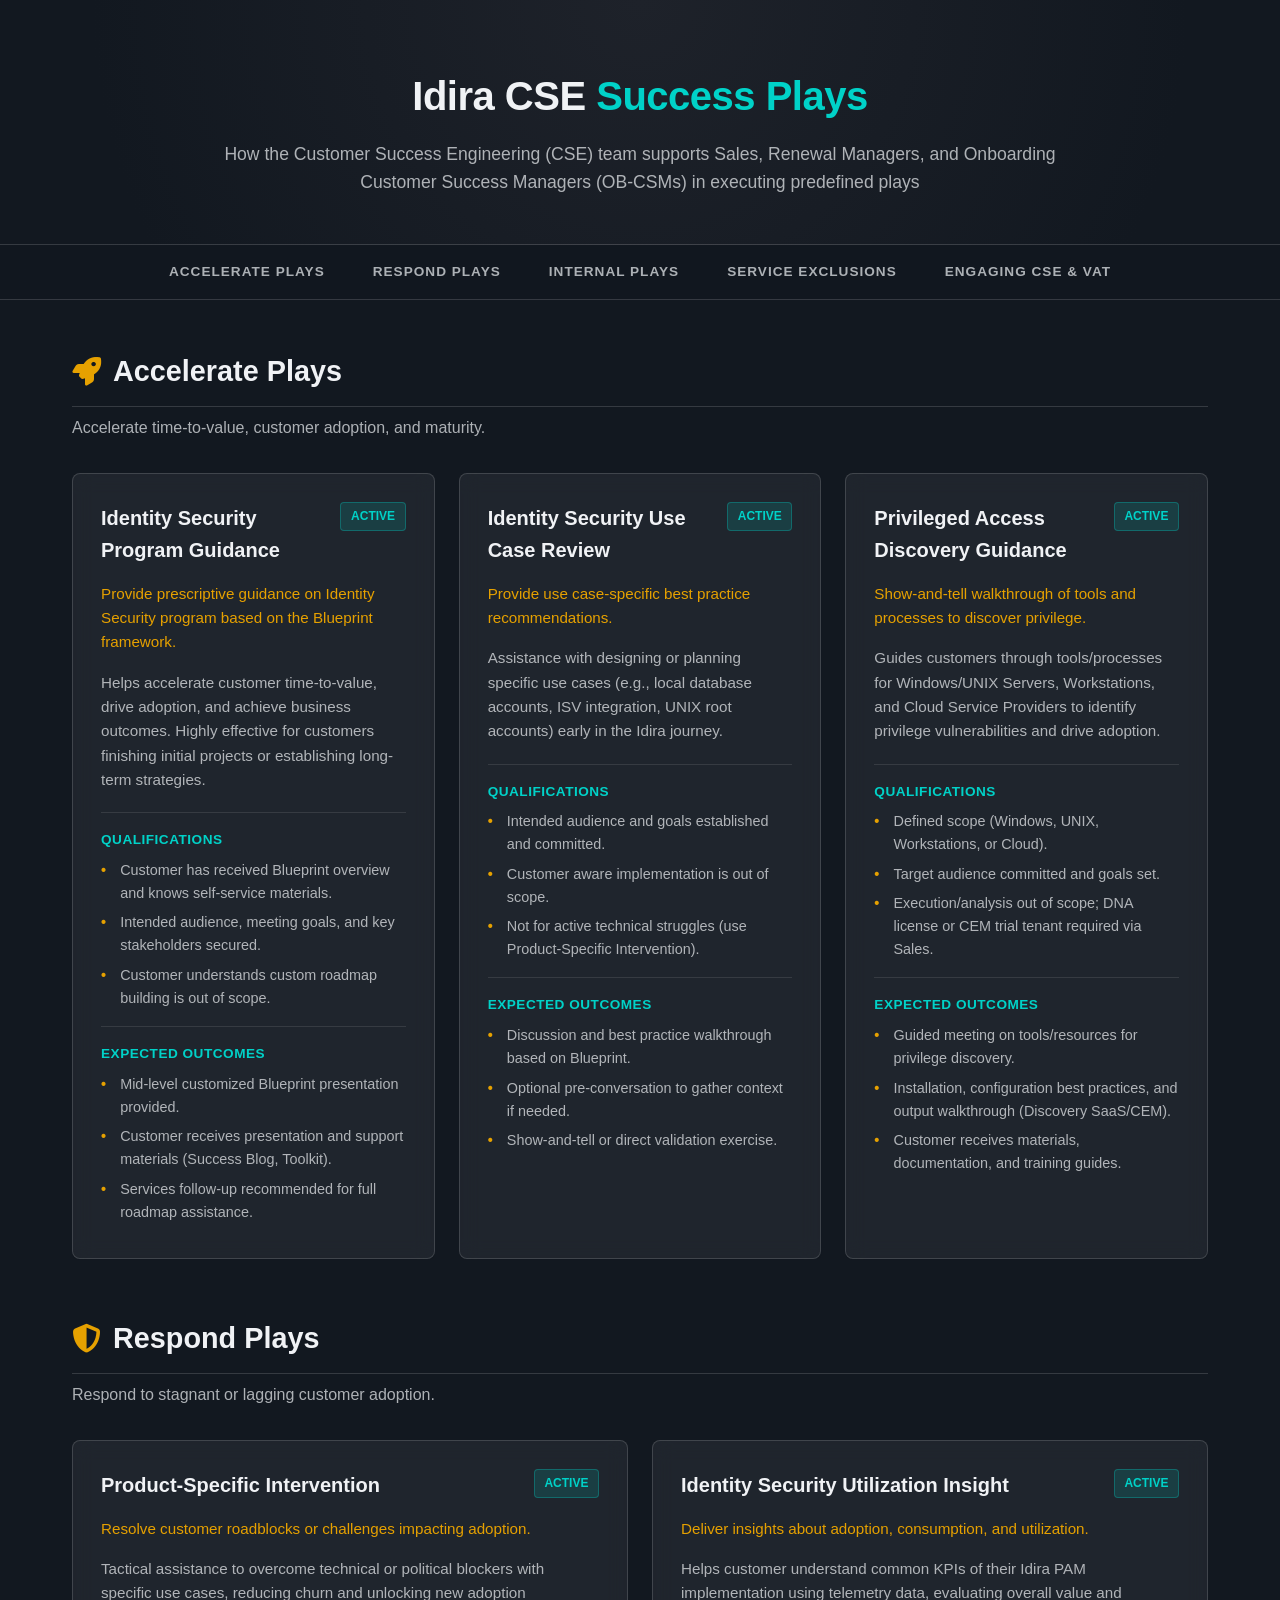
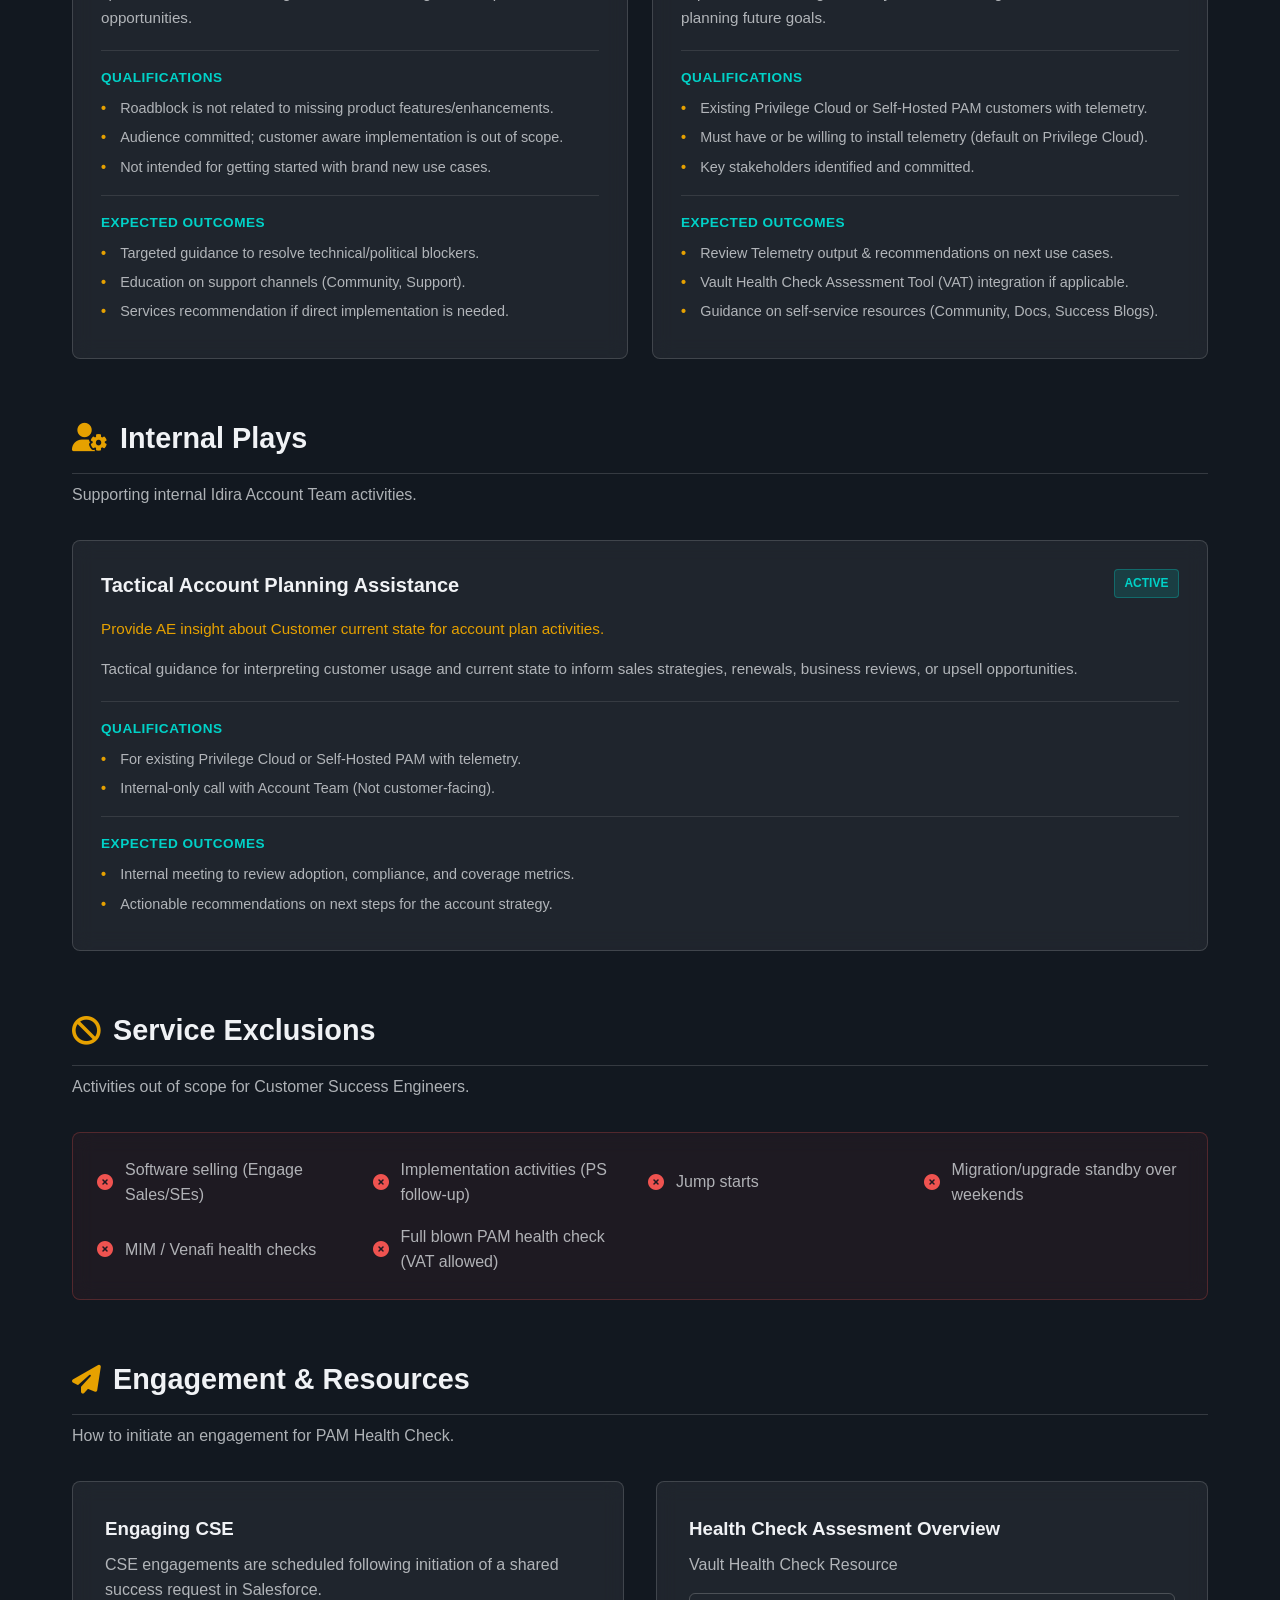
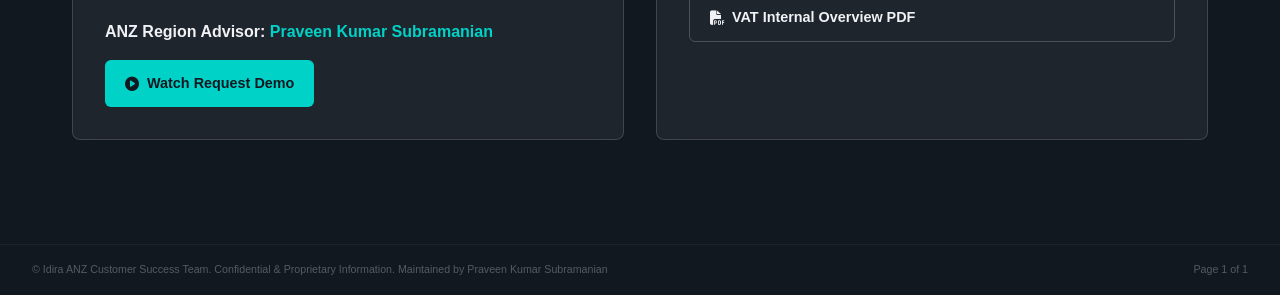
<file: index.html>
<!DOCTYPE HTML>
<html lang="en">
<head>
	<meta charset="utf-8" />
	<meta name="viewport" content="width=device-width, initial-scale=1, user-scalable=no" />
	<title>Idira CSE Success Plays</title>
	<link rel="stylesheet" href="https://cdnjs.cloudflare.com/ajax/libs/font-awesome/6.4.0/css/all.min.css" />
	<link rel="stylesheet" href="css/style.css" />
</head>
<body>

	<!-- Header -->
	<header id="header">
		<div class="header-content">
			<h1>Idira CSE <span>Success Plays</span></h1>
			<p>How the Customer Success Engineering (CSE) team supports Sales, Renewal Managers, and Onboarding Customer Success Managers (OB-CSMs) in executing predefined plays</p>
		</div>
	</header>

	<!-- Navigation -->
	<nav id="nav-wrapper">
		<ul id="nav">
			<li><a href="#accelerate" class="active">Accelerate Plays</a></li>
			<li><a href="#respond">Respond Plays</a></li>
			<li><a href="#internal">Internal Plays</a></li>
			<li><a href="#exclusions">Service Exclusions</a></li>
			<li><a href="#engagement">Engaging CSE & VAT</a></li>
		</ul>
	</nav>

	<!-- Main Content Wrapper -->
	<main class="wrapper">

		<!-- Accelerate Plays -->
		<section id="accelerate" class="play-section">
			<h2 class="section-title"><i class="fa-solid fa-rocket"></i> Accelerate Plays</h2>
			<p class="section-subtitle">Accelerate time-to-value, customer adoption, and maturity.</p>

			<div class="grid">
				<!-- Play 1 -->
				<article class="card">
					<div class="card-header">
						<h3>Identity Security Program Guidance</h3>
						<span class="badge">Active</span>
					</div>
					<div class="card-subtitle">Provide prescriptive guidance on Identity Security program based on the Blueprint framework.</div>
					<p>Helps accelerate customer time-to-value, drive adoption, and achieve business outcomes. Highly effective for customers finishing initial projects or establishing long-term strategies.</p>
					
					<div class="details-block">
						<h4>Qualifications</h4>
						<ul>
							<li>Customer has received Blueprint overview and knows self-service materials.</li>
							<li>Intended audience, meeting goals, and key stakeholders secured.</li>
							<li>Customer understands custom roadmap building is out of scope.</li>
						</ul>
					</div>
					<div class="details-block">
						<h4>Expected Outcomes</h4>
						<ul>
							<li>Mid-level customized Blueprint presentation provided.</li>
							<li>Customer receives presentation and support materials (Success Blog, Toolkit).</li>
							<li>Services follow-up recommended for full roadmap assistance.</li>
						</ul>
					</div>
				</article>

				<!-- Play 2 -->
				<article class="card">
					<div class="card-header">
						<h3>Identity Security Use Case Review</h3>
						<span class="badge">Active</span>
					</div>
					<div class="card-subtitle">Provide use case-specific best practice recommendations.</div>
					<p>Assistance with designing or planning specific use cases (e.g., local database accounts, ISV integration, UNIX root accounts) early in the Idira journey.</p>
					
					<div class="details-block">
						<h4>Qualifications</h4>
						<ul>
							<li>Intended audience and goals established and committed.</li>
							<li>Customer aware implementation is out of scope.</li>
							<li>Not for active technical struggles (use Product-Specific Intervention).</li>
						</ul>
					</div>
					<div class="details-block">
						<h4>Expected Outcomes</h4>
						<ul>
							<li>Discussion and best practice walkthrough based on Blueprint.</li>
							<li>Optional pre-conversation to gather context if needed.</li>
							<li>Show-and-tell or direct validation exercise.</li>
						</ul>
					</div>
				</article>

				<!-- Play 3 -->
				<article class="card">
					<div class="card-header">
						<h3>Privileged Access Discovery Guidance</h3>
						<span class="badge">Active</span>
					</div>
					<div class="card-subtitle">Show-and-tell walkthrough of tools and processes to discover privilege.</div>
					<p>Guides customers through tools/processes for Windows/UNIX Servers, Workstations, and Cloud Service Providers to identify privilege vulnerabilities and drive adoption.</p>
					
					<div class="details-block">
						<h4>Qualifications</h4>
						<ul>
							<li>Defined scope (Windows, UNIX, Workstations, or Cloud).</li>
							<li>Target audience committed and goals set.</li>
							<li>Execution/analysis out of scope; DNA license or CEM trial tenant required via Sales.</li>
						</ul>
					</div>
					<div class="details-block">
						<h4>Expected Outcomes</h4>
						<ul>
							<li>Guided meeting on tools/resources for privilege discovery.</li>
							<li>Installation, configuration best practices, and output walkthrough (Discovery SaaS/CEM).</li>
							<li>Customer receives materials, documentation, and training guides.</li>
						</ul>
					</div>
				</article>
			</div>
		</section>

		<!-- Respond Plays -->
		<section id="respond" class="play-section">
			<h2 class="section-title"><i class="fa-solid fa-shield-halved"></i> Respond Plays</h2>
			<p class="section-subtitle">Respond to stagnant or lagging customer adoption.</p>

			<div class="grid">
				<!-- Play 1 -->
				<article class="card">
					<div class="card-header">
						<h3>Product-Specific Intervention</h3>
						<span class="badge">Active</span>
					</div>
					<div class="card-subtitle">Resolve customer roadblocks or challenges impacting adoption.</div>
					<p>Tactical assistance to overcome technical or political blockers with specific use cases, reducing churn and unlocking new adoption opportunities.</p>
					
					<div class="details-block">
						<h4>Qualifications</h4>
						<ul>
							<li>Roadblock is not related to missing product features/enhancements.</li>
							<li>Audience committed; customer aware implementation is out of scope.</li>
							<li>Not intended for getting started with brand new use cases.</li>
						</ul>
					</div>
					<div class="details-block">
						<h4>Expected Outcomes</h4>
						<ul>
							<li>Targeted guidance to resolve technical/political blockers.</li>
							<li>Education on support channels (Community, Support).</li>
							<li>Services recommendation if direct implementation is needed.</li>
						</ul>
					</div>
				</article>

				<!-- Play 2 -->
				<article class="card">
					<div class="card-header">
						<h3>Identity Security Utilization Insight</h3>
						<span class="badge">Active</span>
					</div>
					<div class="card-subtitle">Deliver insights about adoption, consumption, and utilization.</div>
					<p>Helps customer understand common KPIs of their Idira PAM implementation using telemetry data, evaluating overall value and planning future goals.</p>
					
					<div class="details-block">
						<h4>Qualifications</h4>
						<ul>
							<li>Existing Privilege Cloud or Self-Hosted PAM customers with telemetry.</li>
							<li>Must have or be willing to install telemetry (default on Privilege Cloud).</li>
							<li>Key stakeholders identified and committed.</li>
						</ul>
					</div>
					<div class="details-block">
						<h4>Expected Outcomes</h4>
						<ul>
							<li>Review Telemetry output & recommendations on next use cases.</li>
							<li>Vault Health Check Assessment Tool (VAT) integration if applicable.</li>
							<li>Guidance on self-service resources (Community, Docs, Success Blogs).</li>
						</ul>
					</div>
				</article>
			</div>
		</section>

		<!-- Internal Plays -->
		<section id="internal" class="play-section">
			<h2 class="section-title"><i class="fa-solid fa-user-gear"></i> Internal Plays</h2>
			<p class="section-subtitle">Supporting internal Idira Account Team activities.</p>

			<div class="grid">
				<article class="card">
					<div class="card-header">
						<h3>Tactical Account Planning Assistance</h3>
						<span class="badge">Active</span>
					</div>
					<div class="card-subtitle">Provide AE insight about Customer current state for account plan activities.</div>
					<p>Tactical guidance for interpreting customer usage and current state to inform sales strategies, renewals, business reviews, or upsell opportunities.</p>
					
					<div class="details-block">
						<h4>Qualifications</h4>
						<ul>
							<li>For existing Privilege Cloud or Self-Hosted PAM with telemetry.</li>
							<li>Internal-only call with Account Team (Not customer-facing).</li>
						</ul>
					</div>
					<div class="details-block">
						<h4>Expected Outcomes</h4>
						<ul>
							<li>Internal meeting to review adoption, compliance, and coverage metrics.</li>
							<li>Actionable recommendations on next steps for the account strategy.</li>
						</ul>
					</div>
				</article>
			</div>
		</section>

		<!-- Service Exclusions -->
		<section id="exclusions" class="play-section">
			<h2 class="section-title"><i class="fa-solid fa-ban"></i> Service Exclusions</h2>
			<p class="section-subtitle">Activities out of scope for Customer Success Engineers.</p>

			<div class="exclusions-list">
				<div class="exclusion-item">
					<i class="fa-solid fa-circle-xmark"></i>
					<span>Software selling (Engage Sales/SEs)</span>
				</div>
				<div class="exclusion-item">
					<i class="fa-solid fa-circle-xmark"></i>
					<span>Implementation activities (PS follow-up)</span>
				</div>
				<div class="exclusion-item">
					<i class="fa-solid fa-circle-xmark"></i>
					<span>Jump starts</span>
				</div>
				<div class="exclusion-item">
					<i class="fa-solid fa-circle-xmark"></i>
					<span>Migration/upgrade standby over weekends</span>
				</div>
				<div class="exclusion-item">
					<i class="fa-solid fa-circle-xmark"></i>
					<span>MIM / Venafi health checks</span>
				</div>
				<div class="exclusion-item">
					<i class="fa-solid fa-circle-xmark"></i>
					<span>Full blown PAM health check (VAT allowed)</span>
				</div>
			</div>
		</section>

		<!-- Engagement & VAT -->
		<section id="engagement" class="play-section">
			<h2 class="section-title"><i class="fa-solid fa-paper-plane"></i> Engagement & Resources</h2>
			<p class="section-subtitle">How to initiate an engagement for PAM Health Check.</p>

			<div class="info-grid">
				<div class="info-box">
					<h3>Engaging CSE</h3>
					<p class="info-desc">CSE engagements are scheduled following initiation of a shared success request in Salesforce.</p>
					<p class="info-lead">ANZ Region Advisor: <span class="highlight-teal">Praveen Kumar Subramanian</span></p>
					<a href="https://drive.google.com/file/d/1h6PF7qP6WqQmCCuOSW-0Ah7RPeCrS7WR/view?usp=sharing" target="_blank" rel="noopener noreferrer" class="btn">
						<i class="fa-solid fa-circle-play"></i> Watch Request Demo
					</a>
				</div>

				<div class="info-box">
					<h3>Health Check Assesment Overview</h3>
					<p class="info-desc">Vault Health Check Resource</p>
					<div class="btn-group">
						<a href="https://drive.google.com/file/d/1mEDGf44UVaMb0vM3nFi93N5TopVE51MT/view?usp=sharing" target="_blank" rel="noopener noreferrer" class="btn btn-secondary">
							<i class="fa-solid fa-file-pdf"></i> VAT Internal Overview PDF
						</a>
					</div>
				</div>
			</div>
		</section>

	</main>

	<!-- Minimalist Single-Line Footer -->
	<footer id="footer">
		<div class="footer-left">&copy; Idira ANZ Customer Success Team. Confidential &amp; Proprietary Information. Maintained by Praveen Kumar Subramanian</div>
		<div class="footer-right">Page 1 of 1</div>
	</footer>

	<script src="js/main.js"></script>
</body>
</html>
</file>
<file: css/style.css>
/* Idira Dark Blueprint Visual Theme */
:root {
	--bg-color: #121820;
	--header-bg: #1E222A;
	--card-bg: rgba(255, 255, 255, 0.06);
	--card-hover: rgba(255, 255, 255, 0.1);
	--card-border: 1px solid rgba(255, 255, 255, 0.15);
	--text-primary: #F0F2F5;
	--text-muted: rgba(240, 242, 245, 0.7);
	--accent-teal: #00D2C8;
	--accent-gold: #E6A100;
}

* {
	box-sizing: border-box;
	margin: 0;
	padding: 0;
}

html {
	scroll-behavior: smooth;
}

body {
	background-color: var(--bg-color);
	color: var(--text-primary);
	font-family: -apple-system, BlinkMacSystemFont, "Segoe UI", Roboto, Helvetica, Arial, sans-serif;
	line-height: 1.6;
	overflow-x: hidden;
}

a {
	color: var(--accent-teal);
	text-decoration: none;
	transition: color 0.2s ease, opacity 0.2s ease;
}

a:hover {
	color: var(--accent-gold);
}

/* Header */
#header {
	padding: 4rem 2rem 3rem 2rem;
	text-align: center;
	background: radial-gradient(circle at top, var(--header-bg) 0%, var(--bg-color) 80%);
	border-bottom: 1px solid rgba(255, 255, 255, 0.15);
}

.header-content {
	max-width: 900px;
	margin: 0 auto;
}

#header h1 {
	font-size: 2.5rem;
	font-weight: 700;
	letter-spacing: -0.5px;
	margin-bottom: 0.75rem;
	color: var(--text-primary);
}

#header h1 span {
	color: var(--accent-teal);
}

#header p {
	color: var(--text-muted);
	font-size: 1.1rem;
}

/* Sticky Nav */
#nav-wrapper {
	position: sticky;
	top: 0;
	z-index: 1000;
	background: rgba(18, 24, 32, 0.85);
	backdrop-filter: blur(12px);
	-webkit-backdrop-filter: blur(12px);
	border-bottom: 1px solid rgba(255, 255, 255, 0.15);
}

#nav {
	display: flex;
	justify-content: center;
	list-style: none;
	max-width: 1200px;
	margin: 0 auto;
	overflow-x: auto;
}

#nav li a {
	display: block;
	padding: 1rem 1.5rem;
	color: var(--text-muted);
	font-weight: 600;
	font-size: 0.85rem;
	text-transform: uppercase;
	letter-spacing: 1px;
	white-space: nowrap;
}

#nav li a:hover, #nav li a.active {
	color: var(--accent-teal);
	border-bottom: 2px solid var(--accent-teal);
}

/* Main Content Layout */
.wrapper {
	max-width: 1200px;
	margin: 0 auto;
	padding: 3rem 2rem;
}

.play-section {
	margin-bottom: 3.5rem;
}

.section-title {
	font-size: 1.8rem;
	margin-bottom: 0.5rem;
	display: flex;
	align-items: center;
	gap: 0.75rem;
	color: var(--text-primary);
	border-bottom: 1px solid rgba(255, 255, 255, 0.15);
	padding-bottom: 0.75rem;
}

.section-title i {
	color: var(--accent-gold);
}

.section-subtitle {
	color: var(--text-muted);
	margin-bottom: 2rem;
	font-size: 1rem;
}

/* Glassmorphism Grid & Cards */
.grid {
	display: grid;
	grid-template-columns: repeat(auto-fit, minmax(320px, 1fr));
	gap: 1.5rem;
}

.card {
	background: var(--card-bg);
	border: var(--card-border);
	backdrop-filter: blur(10px);
	-webkit-backdrop-filter: blur(10px);
	border-radius: 8px;
	padding: 1.75rem;
	transition: transform 0.2s ease, background 0.2s ease, border-color 0.2s ease;
}

.card:hover {
	transform: translateY(-4px);
	background: var(--card-hover);
	border-color: var(--accent-teal);
}

.card-header {
	display: flex;
	justify-content: space-between;
	align-items: flex-start;
	margin-bottom: 1rem;
}

.card h3 {
	font-size: 1.25rem;
	color: var(--text-primary);
}

.badge {
	background: rgba(0, 210, 200, 0.15);
	color: var(--accent-teal);
	border: 1px solid rgba(0, 210, 200, 0.3);
	font-size: 0.75rem;
	font-weight: 700;
	padding: 0.25rem 0.6rem;
	border-radius: 4px;
	text-transform: uppercase;
}

.card-subtitle {
	color: var(--accent-gold);
	font-size: 0.95rem;
	margin-bottom: 1rem;
	font-weight: 500;
}

.card p {
	color: var(--text-muted);
	font-size: 0.95rem;
	margin-bottom: 1.25rem;
}

.details-block {
	margin-top: 1rem;
	padding-top: 1rem;
	border-top: 1px solid rgba(255, 255, 255, 0.1);
}

.details-block h4 {
	font-size: 0.85rem;
	text-transform: uppercase;
	letter-spacing: 0.5px;
	color: var(--accent-teal);
	margin-bottom: 0.5rem;
}

.details-block ul {
	list-style-type: none;
}

.details-block ul li {
	position: relative;
	padding-left: 1.2rem;
	color: var(--text-muted);
	font-size: 0.9rem;
	margin-bottom: 0.4rem;
}

.details-block ul li::before {
	content: "•";
	color: var(--accent-gold);
	position: absolute;
	left: 0;
	font-weight: bold;
}

/* Exclusions Box */
.exclusions-list {
	display: grid;
	grid-template-columns: repeat(auto-fit, minmax(250px, 1fr));
	gap: 1rem;
	background: rgba(239, 83, 80, 0.05);
	border: 1px solid rgba(239, 83, 80, 0.25);
	backdrop-filter: blur(10px);
	border-radius: 8px;
	padding: 1.5rem;
}

.exclusion-item {
	display: flex;
	align-items: center;
	gap: 0.75rem;
	color: var(--text-muted);
}

.exclusion-item i {
	color: #ef5350;
}

/* Engagement & Info Section */
.info-grid {
	display: grid;
	grid-template-columns: repeat(auto-fit, minmax(300px, 1fr));
	gap: 2rem;
}

.info-box {
	background: var(--card-bg);
	border: var(--card-border);
	backdrop-filter: blur(10px);
	border-radius: 8px;
	padding: 2rem;
}

.info-desc {
	margin-top: 0.5rem;
	color: var(--text-muted);
}

.info-lead {
	margin-top: 1rem;
	font-weight: 600;
}

.highlight-teal {
	color: var(--accent-teal);
}

.btn-group {
	display: flex;
	flex-direction: column;
	gap: 0.5rem;
	margin-top: 1rem;
}

.btn {
	display: inline-flex;
	align-items: center;
	gap: 0.5rem;
	background: var(--accent-teal);
	color: #121820;
	padding: 0.75rem 1.25rem;
	border-radius: 6px;
	font-weight: 700;
	font-size: 0.9rem;
	margin-top: 1rem;
	transition: background 0.2s ease, transform 0.2s ease;
}

.btn:hover {
	background: var(--accent-gold);
	color: #121820;
	transform: translateY(-2px);
}

.btn-secondary {
	margin-top: 0;
	background: transparent;
	border: 1px solid rgba(255, 255, 255, 0.2);
	color: var(--text-primary);
}

.btn-secondary:hover {
	background: rgba(255, 255, 255, 0.1);
	color: var(--accent-teal);
}

/* Minimalist Single-Line Footer */
#footer {
	display: flex;
	justify-content: space-between;
	align-items: center;
	padding: 1rem 2rem;
	border-top: 1px solid rgba(255, 255, 255, 0.15);
	color: var(--text-primary);
	font-size: 8pt;
	opacity: 0.3;
}

@media (max-width: 768px) {
	#header h1 { font-size: 2rem; }
	.grid { grid-template-columns: 1fr; }
	#footer {
		flex-direction: column;
		gap: 0.5rem;
		text-align: center;
	}
}
</file>
